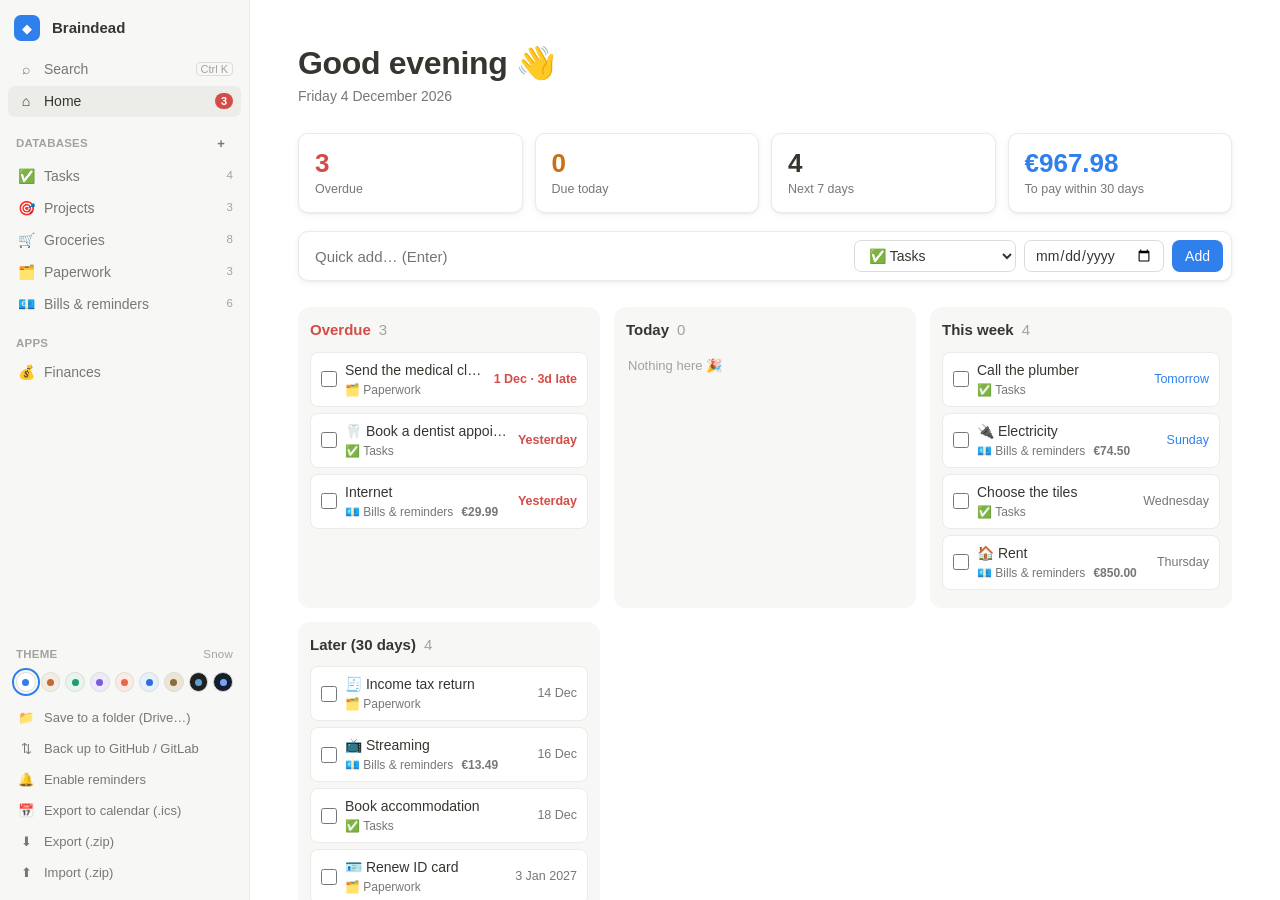
<file: index.html>
<!doctype html>
<html lang="en" data-theme="neige">
<head>
  <meta charset="utf-8">
  <meta name="viewport" content="width=device-width, initial-scale=1, viewport-fit=cover">
  <title>Braindead</title>
  <meta name="description" content="Notion-style pages, tasks, kanban, groceries, projects, paperwork and bills — 100% local.">
  <meta name="theme-color" content="#ffffff">
  <link rel="manifest" href="manifest.webmanifest">
  <link rel="icon" href="icon.svg" type="image/svg+xml">
  <link rel="apple-touch-icon" href="icon.svg">
  <link rel="stylesheet" href="styles.css">
  <script>
    // Apply the theme before first paint to avoid a flash.
    try { var d = JSON.parse(localStorage.getItem('monespace.v1')); if (d && d.theme) document.documentElement.dataset.theme = d.theme; } catch (e) {}
  </script>
</head>
<body>
  <aside id="sidebar"></aside>
  <div class="sb-backdrop" onclick="document.body.classList.remove('sb-open')"></div>
  <main id="main"></main>
  <div id="peek-root"></div>
  <div id="modal-root"></div>
  <div id="toasts"></div>
  <input type="file" id="import-file" accept=".zip,.json,application/zip,application/json" hidden>
  <script src="config.js"></script>
  <script src="app.js"></script>
</body>
</html>
</file>
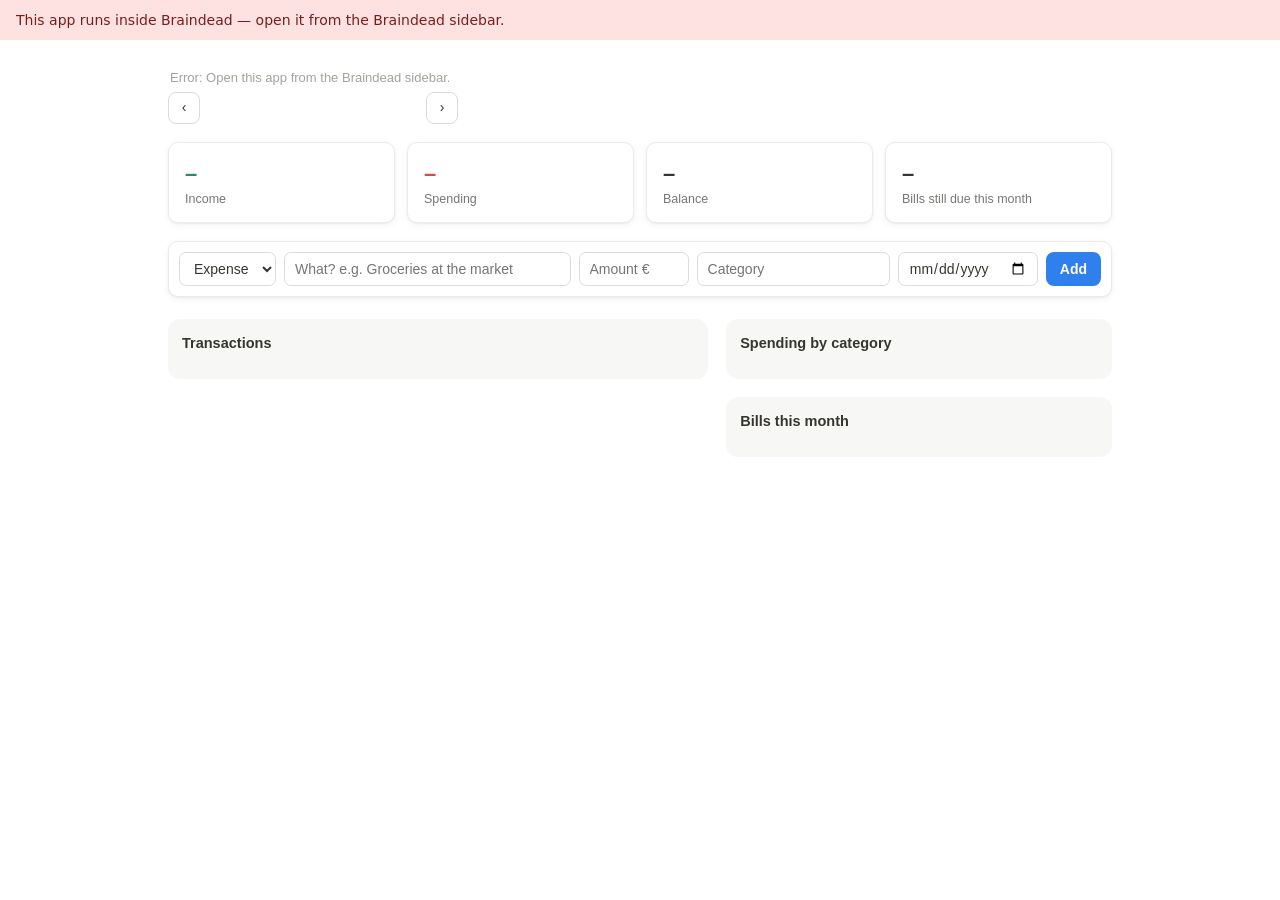
<file: apps/finances.html>
<!doctype html>
<html lang="en">
<head>
  <meta charset="utf-8">
  <meta name="viewport" content="width=device-width, initial-scale=1">
  <title>Finances</title>
  <style>
    /* Defaults — Braindead overrides these with the current theme. */
    :root {
      --bg: #ffffff; --surface: #ffffff; --surface2: #f6f6f4; --col: #f7f7f5; --border: #ebebe9; --border2: #dcdcd8;
      --text: #37352f; --muted: #787774; --faint: #a5a29c; --accent: #2f80ed; --accent-fg: #fff; --accent-soft: rgba(47, 128, 237, .12);
      --danger: #d44c47; --ok: #2f8a5f; --radius: 10px; --shadow: 0 1px 2px rgba(15, 15, 15, .05), 0 2px 8px rgba(15, 15, 15, .05);
      --font: ui-sans-serif, -apple-system, "Segoe UI", Roboto, Arial, sans-serif; --title-font: var(--font);
    }
    * { box-sizing: border-box; }
    body { margin: 0; background: var(--bg); color: var(--text); font: 14px/1.5 var(--font); }
    button, input, select { font: inherit; color: inherit; }
    .wrap { max-width: 1000px; margin: 0 auto; padding: 24px 28px 80px; }
    .month { display: flex; align-items: center; gap: 8px; margin-bottom: 18px; }
    .month h1 { font: 700 26px/1.2 var(--title-font); margin: 0; min-width: 210px; text-align: center; }
    .nav { width: 32px; height: 32px; border-radius: 8px; border: 1px solid var(--border2); background: var(--surface); cursor: pointer; }
    .nav:hover { background: var(--surface2); }
    .stats { display: grid; grid-template-columns: repeat(4, 1fr); gap: 12px; margin-bottom: 18px; }
    .stat { background: var(--surface); border: 1px solid var(--border); border-radius: var(--radius); padding: 14px 16px; box-shadow: var(--shadow); }
    .stat .v { font-size: 22px; font-weight: 700; font-variant-numeric: tabular-nums; }
    .stat .l { color: var(--muted); font-size: 12.5px; }
    .pos { color: var(--ok); } .neg { color: var(--danger); }
    form { display: flex; flex-wrap: wrap; gap: 8px; background: var(--surface); border: 1px solid var(--border); border-radius: var(--radius); padding: 10px; margin-bottom: 22px; box-shadow: var(--shadow); }
    form input, form select { height: 34px; border: 1px solid var(--border2); border-radius: 7px; background: var(--surface); padding: 0 10px; outline: none; min-width: 0; }
    form input:focus, form select:focus { border-color: var(--accent); box-shadow: 0 0 0 3px var(--accent-soft); }
    #f-label { flex: 2 1 180px; } #f-amount { flex: 0 1 110px; } #f-cat { flex: 1 1 140px; }
    .btn { height: 34px; padding: 0 14px; border-radius: 8px; border: 0; background: var(--accent); color: var(--accent-fg); font-weight: 600; cursor: pointer; }
    .grid { display: grid; grid-template-columns: 1.4fr 1fr; gap: 18px; align-items: start; }
    section { background: var(--col); border-radius: 12px; padding: 14px; }
    h2 { font-size: 14.5px; margin: 0 0 10px; display: flex; justify-content: space-between; }
    h2 span { color: var(--muted); font-weight: 500; }
    .row { display: flex; align-items: center; gap: 10px; background: var(--surface); border: 1px solid var(--border); border-radius: 8px; padding: 8px 10px; margin-bottom: 6px; }
    .row .t { flex: 1; min-width: 0; }
    .row .t b { display: block; font-weight: 500; overflow: hidden; text-overflow: ellipsis; white-space: nowrap; }
    .row .t small { color: var(--muted); }
    .amt { font-variant-numeric: tabular-nums; font-weight: 600; white-space: nowrap; }
    .del { border: 0; background: none; color: var(--faint); cursor: pointer; width: 24px; height: 24px; border-radius: 6px; }
    .del:hover { color: var(--danger); background: var(--surface2); }
    .bar { margin-bottom: 10px; }
    .bar .top { display: flex; justify-content: space-between; font-size: 13px; }
    .bar .track { height: 8px; border-radius: 4px; background: var(--border); overflow: hidden; margin-top: 3px; }
    .bar .fill { height: 100%; border-radius: 4px; background: var(--accent); }
    .empty { color: var(--faint); font-size: 13px; padding: 4px 2px; }
    .side { display: flex; flex-direction: column; gap: 18px; }
    @media (max-width: 760px) {
      .wrap { padding: 16px 16px 80px; }
      .stats { grid-template-columns: repeat(2, 1fr); }
      .grid { grid-template-columns: 1fr; }
      .month h1 { min-width: 0; flex: 1; font-size: 21px; }
    }
  </style>
</head>
<body>
  <div class="wrap">
    <div class="month">
      <button class="nav" id="prev" aria-label="Previous month">‹</button>
      <h1 id="label"></h1>
      <button class="nav" id="next" aria-label="Next month">›</button>
    </div>
    <div class="stats">
      <div class="stat"><div class="v pos" id="s-in">–</div><div class="l">Income</div></div>
      <div class="stat"><div class="v neg" id="s-out">–</div><div class="l">Spending</div></div>
      <div class="stat"><div class="v" id="s-bal">–</div><div class="l">Balance</div></div>
      <div class="stat"><div class="v" id="s-bills">–</div><div class="l">Bills still due this month</div></div>
    </div>
    <form id="add">
      <select id="f-type" aria-label="Type"><option>Expense</option><option>Income</option></select>
      <input id="f-label" placeholder="What? e.g. Groceries at the market" required>
      <input id="f-amount" type="number" step="0.01" min="0" placeholder="Amount €" required>
      <input id="f-cat" list="cats" placeholder="Category">
      <datalist id="cats"></datalist>
      <input id="f-date" type="date" required>
      <button class="btn">Add</button>
    </form>
    <div class="grid">
      <section><h2>Transactions <span id="count"></span></h2><div id="list"></div></section>
      <div class="side">
        <section><h2>Spending by category</h2><div id="cats-out"></div></section>
        <section><h2>Bills this month <span id="bills-sum"></span></h2><div id="bills"></div></section>
      </div>
    </div>
  </div>

  <script src="braindead-sdk.js"></script>
  <script>
    const bd = window.Braindead;
    const DB = 'Transactions';
    const EUR = new Intl.NumberFormat('en-IE', { style: 'currency', currency: 'EUR' });
    const pad = n => String(n).padStart(2, '0');
    const iso = d => `${d.getFullYear()}-${pad(d.getMonth() + 1)}-${pad(d.getDate())}`;
    const parseD = s => { const [y, m, d] = s.split('-').map(Number); return new Date(y, m - 1, d); };
    const $ = id => document.getElementById(id);
    const el = (tag, cls, text) => { const e = document.createElement(tag); if (cls) e.className = cls; if (text != null) e.textContent = text; return e; };

    let month = iso(new Date()).slice(0, 7);
    let tx = [], bills = [], categories = [];

    async function init() {
      await bd.ensureDatabase({
        name: DB, icon: '💸',
        properties: [
          { name: 'Amount', type: 'number', format: 'euro' },
          { name: 'Date', type: 'date' },
          { name: 'Type', type: 'select', options: [{ name: 'Expense', color: 'red' }, { name: 'Income', color: 'green' }] },
          { name: 'Category', type: 'select', options: ['Groceries', 'Housing', 'Transport', 'Eating out', 'Leisure', 'Health', 'Shopping', 'Salary', 'Other'] },
        ],
      });
      $('f-date').value = iso(new Date());
      await load();
      let t;
      bd.onChange(() => { clearTimeout(t); t = setTimeout(load, 150); });
    }

    async function load() {
      const [pages, dbs] = await Promise.all([bd.getPages(DB), bd.getDatabases()]);
      tx = pages.map(p => ({ id: p.id, label: p.title, amount: Number(p.props.Amount) || 0, date: p.props.Date || '', type: p.props.Type || 'Expense', category: p.props.Category || 'Other' }));
      categories = dbs.find(d => d.name === DB)?.properties.find(p => p.name === 'Category')?.options || [];
      // Bills come from the "Bills & reminders" template database, if there is one.
      bills = [];
      const billDb = dbs.find(d => d.template === 'paiements');
      if (billDb) {
        const amountProp = billDb.properties.find(p => p.type === 'number' && p.format === 'euro')?.name;
        const dueProp = (billDb.properties.find(p => p.type === 'date' && p.due) || billDb.properties.find(p => p.type === 'date'))?.name;
        bills = (await bd.getPages(billDb.id))
          .filter(p => !p.done && dueProp && p.props[dueProp])
          .map(p => ({ title: p.title, icon: p.icon, amount: Number(p.props[amountProp]) || 0, date: p.props[dueProp] }));
      }
      render();
    }

    function render() {
      const [y, m] = month.split('-').map(Number);
      $('label').textContent = new Date(y, m - 1, 1).toLocaleDateString('en-GB', { month: 'long', year: 'numeric' });
      const inMonth = tx.filter(t => t.date.startsWith(month)).sort((a, b) => b.date.localeCompare(a.date));
      const income = inMonth.filter(t => t.type === 'Income').reduce((s, t) => s + t.amount, 0);
      const spent = inMonth.filter(t => t.type !== 'Income').reduce((s, t) => s + t.amount, 0);
      const monthBills = bills.filter(b => b.date.startsWith(month)).sort((a, b) => a.date.localeCompare(b.date));
      const billSum = monthBills.reduce((s, b) => s + b.amount, 0);

      $('s-in').textContent = EUR.format(income);
      $('s-out').textContent = EUR.format(spent);
      $('s-bal').textContent = EUR.format(income - spent);
      $('s-bal').className = 'v ' + (income - spent >= 0 ? 'pos' : 'neg');
      $('s-bills').textContent = EUR.format(billSum);
      $('count').textContent = inMonth.length;
      $('bills-sum').textContent = monthBills.length ? EUR.format(billSum) : '';
      $('cats').replaceChildren(...categories.map(c => { const o = el('option'); o.value = c; return o; }));

      const list = $('list');
      list.replaceChildren();
      if (!inMonth.length) list.append(el('div', 'empty', 'No transactions this month — add one above.'));
      for (const t of inMonth) {
        const row = el('div', 'row');
        const info = el('div', 't');
        info.append(el('b', null, t.label || 'Untitled'), el('small', null, `${t.category} · ${parseD(t.date).toLocaleDateString('en-GB', { day: 'numeric', month: 'short' })}`));
        const amt = el('span', 'amt ' + (t.type === 'Income' ? 'pos' : 'neg'), (t.type === 'Income' ? '+' : '−') + EUR.format(t.amount));
        const del = el('button', 'del', '✕');
        del.title = 'Delete';
        del.onclick = async () => { await bd.deletePage(t.id); await load(); };
        row.append(info, amt, del);
        list.append(row);
      }

      const byCat = {};
      for (const t of inMonth) if (t.type !== 'Income') byCat[t.category] = (byCat[t.category] || 0) + t.amount;
      const cats = Object.entries(byCat).sort((a, b) => b[1] - a[1]);
      const max = cats[0]?.[1] || 1;
      const out = $('cats-out');
      out.replaceChildren();
      if (!cats.length) out.append(el('div', 'empty', 'No spending yet.'));
      for (const [name, sum] of cats) {
        const bar = el('div', 'bar');
        const top = el('div', 'top');
        top.append(el('span', null, name), el('span', 'amt', EUR.format(sum)));
        const track = el('div', 'track');
        const fill = el('div', 'fill');
        fill.style.width = (sum / max * 100) + '%';
        track.append(fill);
        bar.append(top, track);
        out.append(bar);
      }

      const bl = $('bills');
      bl.replaceChildren();
      if (!monthBills.length) bl.append(el('div', 'empty', bills.length ? 'No unpaid bills this month.' : 'Add a “Bills & reminders” database to see your bills here.'));
      for (const b of monthBills) {
        const row = el('div', 'row');
        const info = el('div', 't');
        info.append(el('b', null, (b.icon ? b.icon + ' ' : '') + b.title), el('small', null, parseD(b.date).toLocaleDateString('en-GB', { weekday: 'short', day: 'numeric', month: 'short' })));
        row.append(info, el('span', 'amt', EUR.format(b.amount)));
        bl.append(row);
      }
    }

    $('prev').onclick = () => shift(-1);
    $('next').onclick = () => shift(1);
    function shift(n) {
      const [y, m] = month.split('-').map(Number);
      month = iso(new Date(y, m - 1 + n, 1)).slice(0, 7);
      render();
    }

    $('add').addEventListener('submit', async e => {
      e.preventDefault();
      await bd.createPage(DB, {
        title: $('f-label').value.trim(),
        props: { Amount: Number($('f-amount').value), Date: $('f-date').value, Type: $('f-type').value, Category: $('f-cat').value.trim() || 'Other' },
      });
      month = $('f-date').value.slice(0, 7);
      $('f-label').value = ''; $('f-amount').value = ''; $('f-cat').value = '';
      $('f-label').focus();
      await load();
    });

    init().catch(err => { document.querySelector('.wrap').prepend(el('div', 'empty', 'Error: ' + err.message)); });
  </script>
</body>
</html>
</file>
<file: styles.css>
/* ============ Themes ============ */
:root {
  --bg: #ffffff; --side: #f7f7f5; --surface: #ffffff; --surface2: #f6f6f4; --col: #f7f7f5;
  --hover: rgba(55, 53, 47, .06); --border: #ebebe9; --border2: #dcdcd8;
  --text: #37352f; --muted: #787774; --faint: #a5a29c;
  --accent: #2f80ed; --accent-fg: #ffffff; --accent-soft: rgba(47, 128, 237, .12);
  --danger: #d44c47; --warn: #cb6f10; --ok: #2f8a5f;
  --shadow: 0 1px 2px rgba(15, 15, 15, .05), 0 2px 8px rgba(15, 15, 15, .05);
  --shadow-lg: 0 14px 44px rgba(15, 15, 15, .18), 0 2px 6px rgba(15, 15, 15, .06);
  --backdrop: rgba(15, 15, 15, .18);
  --radius: 10px;
  --font: ui-sans-serif, -apple-system, "Segoe UI", Inter, Roboto, "Helvetica Neue", Arial, sans-serif;
  --title-font: var(--font);

  --gray-bg: #ebeced;   --gray-fg: #55534e;
  --brown-bg: #f1e5dc;  --brown-fg: #774f33;
  --orange-bg: #fbe2cd; --orange-fg: #9f4e17;
  --yellow-bg: #f9eec2; --yellow-fg: #81630c;
  --green-bg: #d9eedf;  --green-fg: #276642;
  --blue-bg: #d9e8f8;   --blue-fg: #235a8f;
  --purple-bg: #e8def6; --purple-fg: #5e408c;
  --pink-bg: #f7dceb;   --pink-fg: #943566;
  --red-bg: #fbdcd8;    --red-fg: #a3362a;
  color-scheme: light;
}
[data-theme="sable"] {
  --bg: #fbf8f3; --side: #f3ece1; --surface: #fffdf9; --surface2: #f6f0e6; --col: #f4ede2;
  --hover: rgba(90, 60, 30, .07); --border: #ebe2d4; --border2: #ddd0bc;
  --text: #3d3529; --muted: #85786a; --faint: #b0a596;
  --accent: #c2683a; --accent-soft: rgba(194, 104, 58, .14);
}
[data-theme="menthe"] {
  --bg: #f6fbf8; --side: #e8f4ee; --surface: #ffffff; --surface2: #eef7f2; --col: #eaf4ee;
  --hover: rgba(20, 80, 50, .07); --border: #dcebe2; --border2: #c7dccf;
  --text: #213a2e; --muted: #5f7a6c; --faint: #96ab9f;
  --accent: #1f9d6b; --accent-soft: rgba(31, 157, 107, .14);
}
[data-theme="lavande"] {
  --bg: #faf8fe; --side: #efeafb; --surface: #ffffff; --surface2: #f3effc; --col: #f0ebfb;
  --hover: rgba(70, 40, 140, .07); --border: #e6e0f5; --border2: #d5cbee;
  --text: #2f2a45; --muted: #716a8c; --faint: #a49ebb;
  --accent: #7c5cd6; --accent-soft: rgba(124, 92, 214, .14);
}
[data-theme="peche"] {
  --bg: #fff8f5; --side: #fdeae2; --surface: #ffffff; --surface2: #fdf0ea; --col: #fcece5;
  --hover: rgba(140, 60, 30, .07); --border: #f6e0d6; --border2: #ecccbe;
  --text: #43302a; --muted: #8e7268; --faint: #bea59c;
  --accent: #e8684a; --accent-soft: rgba(232, 104, 74, .14);
}
[data-theme="ciel"] {
  --bg: #f5f9ff; --side: #e6effc; --surface: #ffffff; --surface2: #edf3fd; --col: #e9f0fb;
  --hover: rgba(30, 70, 140, .07); --border: #dbe6f6; --border2: #c6d6ee;
  --text: #1f2f45; --muted: #5c6f8a; --faint: #95a5bc;
  --accent: #2b6fd6; --accent-soft: rgba(43, 111, 214, .13);
}
[data-theme="papier"] {
  --bg: #f6f1e7; --side: #ece4d4; --surface: #fbf8f1; --surface2: #f1eadc; --col: #ede5d6;
  --hover: rgba(80, 60, 30, .08); --border: #e2d8c4; --border2: #d3c6ac;
  --text: #3b3226; --muted: #7d705d; --faint: #ab9f8a;
  --accent: #8a6d3b; --accent-soft: rgba(138, 109, 59, .15);
  --title-font: Georgia, "Iowan Old Style", "Palatino Linotype", serif;
}
[data-theme="nuit"], [data-theme="encre"] {
  --bg: #191919; --side: #202020; --surface: #252525; --surface2: #2c2c2c; --col: #202020;
  --hover: rgba(255, 255, 255, .06); --border: #2f2f2f; --border2: #3d3d3d;
  --text: #e6e6e3; --muted: #9b9a97; --faint: #6f6e6b;
  --accent: #5aa2d6; --accent-fg: #0d1b26; --accent-soft: rgba(90, 162, 214, .18);
  --danger: #ff7369; --warn: #f0a55a; --ok: #5fc48d;
  --shadow: 0 1px 2px rgba(0, 0, 0, .4), 0 2px 8px rgba(0, 0, 0, .25);
  --shadow-lg: 0 14px 44px rgba(0, 0, 0, .55);
  --backdrop: rgba(0, 0, 0, .45);
  --gray-bg: #3a3a3a;   --gray-fg: #d0d0cd;
  --brown-bg: #4a3528;  --brown-fg: #e3c2a8;
  --orange-bg: #5a3a1e; --orange-fg: #f5bd8a;
  --yellow-bg: #564a1c; --yellow-fg: #f0d98a;
  --green-bg: #23443a;  --green-fg: #9fdcbc;
  --blue-bg: #1f3a57;   --blue-fg: #a6cdf2;
  --purple-bg: #3b2d55; --purple-fg: #cdb6f2;
  --pink-bg: #522c40;   --pink-fg: #f0b0d0;
  --red-bg: #5a2a26;    --red-fg: #f6aaa2;
  color-scheme: dark;
}
[data-theme="encre"] {
  --bg: #0f1724; --side: #141e2e; --surface: #18233a; --surface2: #1d2a43; --col: #141e2e;
  --border: #233149; --border2: #2e3f5c;
  --text: #dfe6f0; --muted: #8d9bb3; --faint: #5f6d86;
  --accent: #7aa2f7; --accent-fg: #0b1220; --accent-soft: rgba(122, 162, 247, .18);
}

/* ============ Base ============ */
* { box-sizing: border-box; }
html, body { height: 100%; margin: 0; }
body {
  background: var(--bg); color: var(--text);
  font: 14px/1.5 var(--font);
  display: flex; overflow: hidden;
  -webkit-font-smoothing: antialiased;
}
button, input, select, textarea { font: inherit; color: inherit; }
button { cursor: pointer; background: none; border: 0; padding: 0; }
a { color: inherit; }
::selection { background: var(--accent-soft); }
.muted { color: var(--muted); }
.sm { font-size: 12.5px; }
.ph { color: var(--faint); }
kbd { font: 11px var(--font); color: var(--faint); border: 1px solid var(--border2); border-radius: 4px; padding: 0 4px; margin-left: auto; }

.btn {
  display: inline-flex; align-items: center; gap: 6px; height: 32px; padding: 0 12px;
  border-radius: 8px; border: 1px solid var(--border2); background: var(--surface); white-space: nowrap;
}
.btn:hover { background: var(--hover); }
.btn.primary { background: var(--accent); color: var(--accent-fg); border-color: transparent; font-weight: 500; }
.btn.primary:hover { filter: brightness(1.06); }
.btn.danger { color: var(--danger); }
.icon-btn {
  display: inline-grid; place-items: center; width: 30px; height: 30px; border-radius: 7px; color: var(--muted); flex: none;
}
.icon-btn:hover { background: var(--hover); color: var(--text); }
.icon-btn.sm { width: 24px; height: 24px; font-size: 13px; }
.icon-btn:disabled { opacity: .3; pointer-events: none; }
.icon-btn.danger:hover { color: var(--danger); }
.link-btn { color: var(--muted); padding: 4px 6px; border-radius: 6px; text-align: left; }
.link-btn:hover { background: var(--hover); color: var(--text); }
.in {
  height: 32px; padding: 0 10px; border-radius: 7px; border: 1px solid var(--border2); background: var(--surface); outline: none; min-width: 0;
}
.in:focus { border-color: var(--accent); box-shadow: 0 0 0 3px var(--accent-soft); }
.in.sm { height: 28px; }
select.in { padding-right: 4px; }

/* ============ Sidebar ============ */
#sidebar {
  width: 250px; flex: none; background: var(--side); border-right: 1px solid var(--border);
  display: flex; flex-direction: column; padding: 10px 8px 12px; overflow-y: auto; gap: 1px;
}
.sb-head { display: flex; align-items: center; gap: 8px; padding: 4px 6px 10px; }
.logo {
  width: 26px; height: 26px; border-radius: 7px; background: var(--accent); color: var(--accent-fg);
  display: grid; place-items: center; font-size: 13px; flex: none;
}
.ws-name { flex: 1; min-width: 0; border: 0; background: none; font-weight: 600; font-size: 15px; padding: 3px 4px; border-radius: 6px; outline: none; }
.ws-name:hover, .ws-name:focus { background: var(--hover); }
.sb-item {
  display: flex; align-items: center; gap: 8px; padding: 5px 8px; border-radius: 7px; text-decoration: none;
  color: var(--muted); font-weight: 500; width: 100%; text-align: left; min-height: 30px;
}
.sb-item:hover { background: var(--hover); color: var(--text); }
.sb-item.active { background: var(--hover); color: var(--text); }
.sb-ico { width: 20px; text-align: center; flex: none; }
.sb-txt { flex: 1; min-width: 0; overflow: hidden; text-overflow: ellipsis; white-space: nowrap; }
.sb-count { font-size: 11.5px; color: var(--faint); font-weight: 400; }
.sb-badge { margin-left: auto; font-size: 11px; background: var(--danger); color: #fff; border-radius: 999px; padding: 0 6px; font-weight: 600; }
.sb-label {
  display: flex; align-items: center; justify-content: space-between;
  font-size: 11.5px; font-weight: 600; color: var(--faint); padding: 14px 8px 4px; letter-spacing: .02em;
}
.sb-spacer { flex: 1; min-height: 16px; }
.themes { display: grid; grid-template-columns: repeat(9, 1fr); gap: 5px; padding: 4px 8px 10px; }
.swatch {
  aspect-ratio: 1; border-radius: 50%; border: 1px solid var(--border2); position: relative;
  transition: transform .12s;
}
.swatch::after { content: ""; position: absolute; inset: 30%; border-radius: 50%; background: var(--ac); }
.swatch:hover { transform: scale(1.12); }
.swatch.on { outline: 2px solid var(--accent); outline-offset: 2px; }
.sb-tools { display: flex; flex-direction: column; gap: 1px; }
.sb-tools .sb-item { font-weight: 400; font-size: 13px; }

.menu-btn { display: none; }
.sb-backdrop { display: none; }

/* ============ Main ============ */
#main { flex: 1; min-width: 0; overflow: auto; position: relative; }
.page-wrap { max-width: 1060px; margin: 0 auto; padding: 44px 48px 140px; }
.page-wrap.wide { max-width: none; padding: 34px 40px 140px; }

.db-head { display: flex; align-items: center; gap: 6px; margin-bottom: 14px; }
.db-icon { font-size: 34px; width: 52px; height: 52px; border-radius: 10px; display: grid; place-items: center; }
.db-icon:hover { background: var(--hover); }
.db-title {
  flex: 1; min-width: 0; border: 0; background: none; outline: none;
  font: 700 32px/1.2 var(--title-font); letter-spacing: -.01em; padding: 2px 4px; border-radius: 6px;
}
.db-title:hover { background: var(--hover); }
.db-title:focus { background: transparent; }

.view-tabs { display: flex; gap: 2px; border-bottom: 1px solid var(--border); margin-bottom: 10px; overflow-x: auto; scrollbar-width: none; }
.view-tab {
  display: flex; align-items: center; gap: 6px; padding: 6px 10px 8px; color: var(--muted); font-weight: 500;
  border-bottom: 2px solid transparent; margin-bottom: -1px; white-space: nowrap; border-radius: 6px 6px 0 0;
}
.view-tab:hover { color: var(--text); background: var(--hover); }
.view-tab.on { color: var(--text); border-bottom-color: var(--text); }
.view-tab.add { padding: 6px 10px 8px; }
.vt-ico { opacity: .7; }

.toolbar { display: flex; align-items: center; gap: 4px; margin-bottom: 16px; flex-wrap: wrap; }
.search {
  display: flex; align-items: center; gap: 6px; height: 32px; padding: 0 10px; border-radius: 8px;
  background: var(--surface2); color: var(--muted); margin-right: auto; min-width: 180px; flex: 0 1 260px;
}
.search input { border: 0; background: none; outline: none; flex: 1; min-width: 0; color: var(--text); }
.tool { height: 32px; padding: 0 10px; border-radius: 8px; color: var(--muted); font-weight: 500; white-space: nowrap; }
.tool:hover { background: var(--hover); color: var(--text); }
.tool.on { color: var(--accent); background: var(--accent-soft); }

.empty {
  border: 1px dashed var(--border2); border-radius: var(--radius); padding: 36px 20px; text-align: center; color: var(--muted);
}
.empty .btn { margin-top: 12px; }

/* ============ Chips & values ============ */
.chip {
  display: inline-flex; align-items: center; gap: 4px; max-width: 100%;
  padding: 0 8px; height: 21px; border-radius: 999px; font-size: 12.5px; font-weight: 500; line-height: 21px;
  background: var(--c-bg); color: var(--c-fg); white-space: nowrap; overflow: hidden; text-overflow: ellipsis;
}
.c-gray { --c-bg: var(--gray-bg); --c-fg: var(--gray-fg); }
.c-brown { --c-bg: var(--brown-bg); --c-fg: var(--brown-fg); }
.c-orange { --c-bg: var(--orange-bg); --c-fg: var(--orange-fg); }
.c-yellow { --c-bg: var(--yellow-bg); --c-fg: var(--yellow-fg); }
.c-green { --c-bg: var(--green-bg); --c-fg: var(--green-fg); }
.c-blue { --c-bg: var(--blue-bg); --c-fg: var(--blue-fg); }
.c-purple { --c-bg: var(--purple-bg); --c-fg: var(--purple-fg); }
.c-pink { --c-bg: var(--pink-bg); --c-fg: var(--pink-fg); }
.c-red { --c-bg: var(--red-bg); --c-fg: var(--red-fg); }
.dot { width: 16px; height: 16px; border-radius: 50%; background: var(--c-fg); flex: none; border: 3px solid var(--c-bg); }

.rel-chip {
  display: inline-flex; align-items: center; gap: 2px; font-size: 12.5px; padding: 0 6px; border-radius: 5px;
  background: var(--surface2); border: 1px solid var(--border); white-space: nowrap; cursor: pointer; max-width: 100%; overflow: hidden; text-overflow: ellipsis;
}
.rel-chip:hover { border-color: var(--border2); }
.date { font-size: 12.5px; color: var(--muted); white-space: nowrap; }
.date.late { color: var(--danger); font-weight: 600; }
.date.today { color: var(--warn); font-weight: 600; }
.date.soon { color: var(--accent); font-weight: 500; }
.num { font-size: 12.5px; font-variant-numeric: tabular-nums; display: inline-flex; align-items: center; gap: 6px; }
.bar { display: inline-block; width: 54px; height: 5px; border-radius: 3px; background: var(--border2); overflow: hidden; }
.bar > i { display: block; height: 100%; background: var(--accent); border-radius: 3px; }
.recur { font-size: 12.5px; color: var(--muted); white-space: nowrap; }
.link { font-size: 12.5px; color: var(--accent); text-decoration: none; white-space: nowrap; overflow: hidden; text-overflow: ellipsis; max-width: 180px; display: inline-block; vertical-align: bottom; }
.link:hover { text-decoration: underline; }
.txt { font-size: 12.5px; color: var(--muted); }
.chk-ro { font-size: 12.5px; color: var(--ok); }

.chk { width: 16px; height: 16px; accent-color: var(--accent); cursor: pointer; margin: 0; flex: none; }

/* ============ Table ============ */
.table-wrap { overflow-x: auto; border-top: 1px solid var(--border); }
.tbl { border-collapse: collapse; min-width: 100%; }
.tbl th {
  text-align: left; font-weight: 500; color: var(--muted); font-size: 13px; padding: 7px 10px; white-space: nowrap;
  border-bottom: 1px solid var(--border); border-right: 1px solid var(--border); cursor: pointer; user-select: none;
}
.tbl th:hover { background: var(--hover); }
.tbl th .ti { margin-right: 6px; opacity: .65; }
.tbl th.th-add { width: 40px; text-align: center; border-right: 0; }
.tbl td { border-bottom: 1px solid var(--border); border-right: 1px solid var(--border); padding: 0; height: 36px; vertical-align: middle; min-width: 130px; }
.tbl td:last-child, .tbl th:last-child { border-right: 0; }
.tbl td.td-title { min-width: 260px; }
.tbl td.td-checkbox { min-width: 70px; text-align: center; }
.tbl td.td-checkbox .chk { margin: auto; display: block; }
.tbl td.td-number { min-width: 110px; }
.tbl tr:hover td { background: var(--hover); }
.tbl tr.done .title-in { color: var(--muted); text-decoration: line-through; }
.tt { display: flex; align-items: center; gap: 4px; padding-left: 8px; }
.pi { flex: none; }
.cell-in {
  width: 100%; border: 0; background: none; outline: none; height: 36px; padding: 0 10px; min-width: 0;
}
.cell-in:focus { background: var(--surface); box-shadow: inset 0 0 0 2px var(--accent-soft); border-radius: 4px; }
.title-in { font-weight: 500; padding-left: 4px; }
.open-btn {
  opacity: 0; font-size: 12px; color: var(--muted); border: 1px solid var(--border2); background: var(--surface);
  border-radius: 6px; padding: 1px 7px; margin-right: 6px; white-space: nowrap;
}
.tbl tr:hover .open-btn, .open-btn:focus { opacity: 1; }
.cell-btn {
  display: flex; align-items: center; flex-wrap: wrap; gap: 4px; width: 100%; min-height: 36px; padding: 5px 10px; text-align: left;
}
.cell-btn:hover { background: var(--hover); }
.cell-sel { width: 100%; height: 36px; border: 0; background: none; padding: 0 6px; outline: none; cursor: pointer; }
.cell-sel option { background: var(--surface); }
.num-ed, .url-ed { display: flex; align-items: center; }
.num-ed .cell-in { text-align: right; padding-right: 2px; }
.suffix { color: var(--faint); padding-right: 10px; font-size: 13px; }
.url-go { color: var(--accent); text-decoration: none; padding: 0 10px; }
.tr-add td { border-right: 0; }
.quick-add { width: 100%; height: 38px; border: 0; background: none; outline: none; padding: 0 12px; color: var(--text); }
.quick-add::placeholder { color: var(--faint); }
.tbl-foot { display: flex; gap: 16px; justify-content: flex-end; color: var(--muted); font-size: 12.5px; padding: 8px 4px; }

/* ============ Kanban ============ */
.board { display: flex; gap: 12px; overflow-x: auto; align-items: flex-start; padding-bottom: 20px; min-height: 300px; }
.col { width: 284px; flex: none; background: var(--col); border-radius: 12px; padding: 8px; display: flex; flex-direction: column; gap: 6px; }
.col.drop { box-shadow: inset 0 0 0 2px var(--accent-soft); }
.col-head { display: flex; align-items: center; gap: 6px; padding: 2px 4px 4px; }
.col-count { color: var(--faint); font-size: 12.5px; }
.col-sum { color: var(--muted); font-size: 12px; margin-left: auto; }
.col-head .icon-btn { margin-left: auto; }
.col-sum + .icon-btn { margin-left: 0; }
.col-cards { display: flex; flex-direction: column; gap: 6px; min-height: 8px; }
.card {
  background: var(--surface); border: 1px solid var(--border); border-radius: 9px; padding: 9px 11px;
  box-shadow: var(--shadow); cursor: pointer; transition: border-color .12s, transform .12s;
}
.card:hover { border-color: var(--border2); }
.card.dragging { opacity: .4; }
.card.done .card-title { color: var(--muted); text-decoration: line-through; }
.card-title { font-weight: 500; display: flex; gap: 6px; word-break: break-word; }
.card-meta { display: flex; flex-wrap: wrap; gap: 5px; margin-top: 7px; align-items: center; }
.col-add { color: var(--faint); text-align: left; padding: 5px 6px; border-radius: 7px; font-size: 13px; }
.col-add:hover { background: var(--hover); color: var(--text); }
.drop-line { height: 3px; border-radius: 2px; background: var(--accent); margin: -1px 0; }
.col-done .card { opacity: .8; }
.pick-group { max-width: 420px; }

/* ============ List ============ */
.list { border-top: 1px solid var(--border); }
.list-add { border-bottom: 1px solid var(--border); }
.list-row {
  display: flex; align-items: center; gap: 10px; padding: 9px 8px; border-bottom: 1px solid var(--border); cursor: pointer;
  transition: opacity .25s;
}
.list-row:hover { background: var(--hover); }
.list-row.done .lr-title { color: var(--muted); text-decoration: line-through; }
.list-row.leaving { opacity: .25; }
.lr-title { font-weight: 500; flex: 1; min-width: 0; overflow: hidden; text-overflow: ellipsis; white-space: nowrap; }
.lr-meta { display: flex; gap: 6px; align-items: center; flex-wrap: wrap; justify-content: flex-end; }

/* ============ Calendar ============ */
.cal-nav { display: flex; align-items: center; gap: 6px; margin-bottom: 10px; }
.cal-title { font-weight: 600; font-size: 16px; min-width: 150px; text-align: center; text-transform: capitalize; }
.cal-grid { display: grid; grid-template-columns: repeat(7, minmax(0, 1fr)); border-top: 1px solid var(--border); border-left: 1px solid var(--border); }
.cal-dow { font-size: 12px; color: var(--muted); padding: 6px 8px; border-right: 1px solid var(--border); border-bottom: 1px solid var(--border); text-transform: capitalize; }
.cal-cell { min-height: 112px; border-right: 1px solid var(--border); border-bottom: 1px solid var(--border); padding: 4px; display: flex; flex-direction: column; gap: 3px; min-width: 0; }
.cal-cell.out { background: var(--surface2); }
.cal-cell.out .cal-day span { color: var(--faint); }
.cal-cell.drop { background: var(--accent-soft); }
.cal-day { display: flex; justify-content: space-between; align-items: center; font-size: 12.5px; padding: 0 2px; }
.cal-cell.today .cal-day span { background: var(--danger); color: #fff; border-radius: 999px; padding: 0 7px; font-weight: 600; }
.cal-add { opacity: 0; color: var(--muted); width: 22px; height: 22px; border-radius: 5px; }
.cal-cell:hover .cal-add { opacity: 1; }
.cal-add:hover { background: var(--hover); }
.cal-item {
  font-size: 12.5px; background: var(--surface); border: 1px solid var(--border); border-radius: 6px; padding: 2px 6px;
  white-space: nowrap; overflow: hidden; text-overflow: ellipsis; cursor: pointer; box-shadow: var(--shadow);
}
.cal-item.done { text-decoration: line-through; color: var(--muted); box-shadow: none; }
.cal-item.late { border-left: 3px solid var(--danger); }

/* ============ Home ============ */
.home h1 { font: 700 32px/1.2 var(--title-font); margin: 0; letter-spacing: -.01em; }
.home .sub { color: var(--muted); margin: 4px 0 26px; text-transform: capitalize; }
.stats { display: grid; grid-template-columns: repeat(4, 1fr); gap: 12px; margin-bottom: 18px; }
.stat { background: var(--surface); border: 1px solid var(--border); border-radius: var(--radius); padding: 14px 16px; box-shadow: var(--shadow); }
.stat .v { font-size: 26px; font-weight: 700; font-variant-numeric: tabular-nums; line-height: 1.2; }
.stat .l { color: var(--muted); font-size: 12.5px; }
.stat.late .v { color: var(--danger); }
.stat.today .v { color: var(--warn); }
.stat.money .v { color: var(--accent); }
.qa {
  display: flex; gap: 8px; align-items: center; background: var(--surface); border: 1px solid var(--border);
  border-radius: var(--radius); padding: 8px; margin-bottom: 26px; box-shadow: var(--shadow); flex-wrap: wrap;
}
.qa .qa-in { flex: 1 1 220px; border: 0; outline: none; background: none; height: 32px; padding: 0 8px; font-size: 15px; }
.qa select, .qa input[type=date] { flex: none; }
.home h2 { font-size: 15px; margin: 0 0 10px; display: flex; align-items: center; gap: 8px; }
.home h2 .n { color: var(--faint); font-weight: 500; }
.agenda { display: grid; grid-template-columns: repeat(auto-fit, minmax(240px, 1fr)); gap: 14px; margin-bottom: 30px; }
.ag-col { background: var(--col); border-radius: 12px; padding: 12px; }
.ag-col.late h2 { color: var(--danger); }
.ag-item {
  display: flex; align-items: center; gap: 8px; background: var(--surface); border: 1px solid var(--border); border-radius: 8px;
  padding: 7px 10px; margin-bottom: 6px; cursor: pointer; transition: opacity .25s;
}
.ag-item:hover { border-color: var(--border2); }
.ag-item.leaving { opacity: .25; }
.ag-main { flex: 1; min-width: 0; }
.ag-title { font-weight: 500; overflow: hidden; text-overflow: ellipsis; white-space: nowrap; }
.ag-sub { display: flex; gap: 8px; font-size: 12px; color: var(--muted); align-items: center; }
.ag-empty { color: var(--faint); font-size: 13px; padding: 4px 2px; }
.bases { display: grid; grid-template-columns: repeat(auto-fill, minmax(190px, 1fr)); gap: 12px; margin-bottom: 30px; }
.base-card {
  display: block; text-decoration: none; background: var(--surface); border: 1px solid var(--border); border-radius: var(--radius);
  padding: 14px; box-shadow: var(--shadow); transition: transform .12s, border-color .12s; text-align: left; width: 100%;
}
.base-card:hover { transform: translateY(-2px); border-color: var(--border2); }
.base-card .bi { font-size: 26px; }
.base-card .bn { font-weight: 600; margin-top: 6px; }
.base-card .bs { font-size: 12.5px; color: var(--muted); }
.base-card .bar { width: 100%; margin-top: 10px; }
.base-card.new { border-style: dashed; box-shadow: none; color: var(--muted); display: grid; place-items: center; min-height: 112px; }
.recent { display: flex; flex-direction: column; }
.recent a { display: flex; gap: 8px; padding: 6px 8px; border-radius: 7px; text-decoration: none; cursor: pointer; align-items: center; }
.recent a:hover { background: var(--hover); }
.recent .rd { margin-left: auto; color: var(--faint); font-size: 12px; }
.tip {
  display: flex; gap: 10px; align-items: center; background: var(--accent-soft); border-radius: var(--radius);
  padding: 10px 14px; margin-bottom: 22px; font-size: 13.5px; flex-wrap: wrap;
}
.tip .btn { margin-left: auto; }

/* ============ Popovers, menus ============ */
.pop {
  position: fixed; z-index: 60; background: var(--surface); border: 1px solid var(--border); border-radius: 10px;
  box-shadow: var(--shadow-lg); min-width: 220px; max-width: calc(100vw - 16px); max-height: min(460px, calc(100vh - 16px)); overflow: auto;
  animation: popin .12s ease-out;
}
@keyframes popin { from { opacity: 0; transform: translateY(-4px); } }
.pop-body { padding: 10px; display: flex; flex-direction: column; gap: 8px; }
.menu { display: flex; flex-direction: column; }
.menu-search { border: 0; border-bottom: 1px solid var(--border); background: none; outline: none; padding: 10px 12px; }
.menu-list { padding: 4px; display: flex; flex-direction: column; }
.menu-item {
  display: flex; align-items: center; gap: 8px; padding: 6px 8px; border-radius: 6px; cursor: pointer; text-align: left; width: 100%; min-height: 32px;
}
.menu-item:hover, .menu-item.kb { background: var(--hover); }
.menu-item .check { margin-left: auto; color: var(--accent); font-weight: 700; }
.menu-item .muted { margin-left: auto; font-size: 12px; }
.menu-item.danger { color: var(--danger); }
.menu-item.create b { font-weight: 600; }
.menu-empty { padding: 8px; color: var(--faint); font-size: 13px; }
.menu-sep { height: 1px; background: var(--border); margin: 4px 0; }
.pop-label { font-size: 11.5px; font-weight: 600; color: var(--faint); padding: 2px 2px 0; letter-spacing: .02em; }
.f-row { display: flex; gap: 6px; align-items: center; }
.f-row select, .f-row input { height: 30px; border: 1px solid var(--border2); background: var(--surface); border-radius: 6px; padding: 0 6px; min-width: 0; max-width: 170px; outline: none; }
.seg { display: grid; grid-template-columns: repeat(4, 1fr); gap: 4px; }
.seg button { border: 1px solid var(--border2); border-radius: 7px; padding: 6px 4px; font-size: 12.5px; display: flex; flex-direction: column; align-items: center; gap: 2px; }
.seg button.on { border-color: var(--accent); background: var(--accent-soft); color: var(--accent); }
.vis-list { display: flex; flex-direction: column; max-height: 220px; overflow: auto; }
.vis-list label { display: flex; align-items: center; gap: 8px; padding: 4px 4px; border-radius: 6px; cursor: pointer; }
.vis-list label:hover { background: var(--hover); }
.date-pop input[type=date] { height: 34px; border: 1px solid var(--border2); background: var(--surface); border-radius: 7px; padding: 0 8px; outline: none; }
.emoji-grid { display: grid; grid-template-columns: repeat(9, 32px); gap: 2px; padding: 8px; }
.emoji-grid button { width: 32px; height: 32px; border-radius: 6px; font-size: 19px; }
.emoji-grid button:hover { background: var(--hover); }
.colors { display: grid; grid-template-columns: repeat(3, 1fr); gap: 4px; padding: 8px; }
.colors button { display: flex; align-items: center; gap: 6px; padding: 5px 6px; border-radius: 6px; font-size: 12.5px; }
.colors button:hover { background: var(--hover); }

/* ============ Modals ============ */
.overlay {
  position: fixed; inset: 0; z-index: 50; background: var(--backdrop); display: grid; place-items: start center;
  padding: 8vh 16px 16px; overflow: auto; animation: fade .15s;
}
@keyframes fade { from { opacity: 0; } }
.modal {
  width: min(640px, 100%); background: var(--surface); border-radius: 14px; box-shadow: var(--shadow-lg);
  border: 1px solid var(--border); animation: popin .15s ease-out;
}
.modal-head { display: flex; align-items: center; justify-content: space-between; padding: 14px 16px 6px 20px; }
.modal-head h2 { font-size: 17px; margin: 0; }
.modal-body { padding: 10px 20px 20px; }
.modal-foot { display: flex; justify-content: flex-end; gap: 8px; margin-top: 18px; }
.tpl-grid { display: grid; grid-template-columns: repeat(auto-fill, minmax(175px, 1fr)); gap: 8px; margin-top: 12px; }
.tpl {
  border: 1px solid var(--border2); border-radius: 10px; padding: 10px 12px; text-align: left; display: flex; flex-direction: column; gap: 2px;
}
.tpl:hover { background: var(--hover); }
.tpl.on { border-color: var(--accent); background: var(--accent-soft); }
.tpl .te { font-size: 22px; }
.tpl .tn { font-weight: 600; }
.tpl .td { font-size: 12px; color: var(--muted); }
.form-row { display: flex; gap: 8px; align-items: center; }
.form-row .in { flex: 1; }
.schema { display: flex; flex-direction: column; gap: 8px; }
.sch-prop { border: 1px solid var(--border); border-radius: 10px; padding: 8px; display: flex; flex-direction: column; gap: 6px; }
.sch-line { display: flex; gap: 6px; align-items: center; }
.sch-line input.in { flex: 1; }
.sch-line .ti { width: 22px; text-align: center; color: var(--muted); }
.sch-line select.in { width: 150px; flex: none; }
.sch-opts { display: flex; flex-direction: column; gap: 4px; padding-left: 28px; }
.sch-opt { display: flex; gap: 6px; align-items: center; }
.sch-opt .in { flex: 1; }
.sch-opt .dot { cursor: pointer; }
.sch-done, .sch-flag { display: flex; gap: 6px; align-items: center; font-size: 12.5px; color: var(--muted); cursor: pointer; white-space: nowrap; }
.sch-flag { padding-left: 28px; }
.sch-sub { display: flex; gap: 8px; align-items: center; padding-left: 28px; font-size: 12.5px; color: var(--muted); }
.qf { width: min(580px, 100%); }
.qf .modal-body { padding: 0; }
.qf-in { width: 100%; border: 0; border-bottom: 1px solid var(--border); background: none; outline: none; padding: 16px 18px; font-size: 16px; }
.qf-list { max-height: 50vh; overflow: auto; padding: 6px; }
.qf-list .menu-item .muted { font-size: 12px; }

/* ============ Peek (page) ============ */
.peek-backdrop { position: fixed; inset: 0; z-index: 30; background: var(--backdrop); animation: fade .15s; }
.peek {
  position: fixed; top: 0; right: 0; bottom: 0; z-index: 31; width: min(760px, 100%); background: var(--surface);
  box-shadow: var(--shadow-lg); overflow: hidden; animation: slidein .18s ease-out; border-left: 1px solid var(--border);
  display: flex; flex-direction: column;
}
.peek-scroll { flex: 1; min-height: 0; overflow-y: auto; }
/* Centred mode: the page floats over the app instead of a side panel. */
.peek.center {
  top: 4vh; bottom: 4vh; left: 0; right: 0; margin: 0 auto; width: min(900px, calc(100vw - 32px));
  border: 1px solid var(--border); border-radius: 14px; animation: popin .16s ease-out;
}
.peek-backdrop.dim { backdrop-filter: blur(2px); }
/* Drag handles to resize the page panel. */
.peek-resize { position: absolute; top: 0; bottom: 0; width: 8px; z-index: 3; cursor: col-resize; }
.peek-resize.left { left: 0; }
.peek-resize.right { right: 0; }
.peek-resize::after { content: ""; position: absolute; top: 50%; width: 4px; height: 44px; margin-top: -22px; border-radius: 3px; background: var(--border2); opacity: 0; transition: opacity .15s; }
.peek-resize.left::after { left: 2px; }
.peek-resize.right::after { right: 2px; }
.peek:hover .peek-resize::after { opacity: 1; }
.peek-resize:hover::after, body.resizing .peek-resize::after { background: var(--accent); opacity: 1; }
body.resizing { cursor: col-resize; user-select: none; }
body.resizing iframe { pointer-events: none; }
@keyframes slidein { from { transform: translateX(30px); opacity: 0; } }
.peek-top {
  position: sticky; top: 0; z-index: 2; display: flex; align-items: center; gap: 2px; padding: 8px 12px;
  background: var(--surface); border-bottom: 1px solid transparent;
}
.crumb { display: flex; gap: 6px; align-items: center; color: var(--muted); padding: 4px 8px; border-radius: 6px; margin-right: auto; text-decoration: none; font-size: 13px; }
.crumb:hover { background: var(--hover); color: var(--text); }
.peek-in { padding: 20px 56px 120px; }
.peek-icon { font-size: 46px; width: 64px; height: 64px; display: grid; place-items: center; border-radius: 10px; margin-left: -6px; }
.peek-icon:hover { background: var(--hover); }
.peek-icon.add { font-size: 13px; color: var(--faint); width: auto; height: auto; padding: 4px 8px; }
.peek-title {
  width: 100%; border: 0; background: none; outline: none; resize: none; overflow: hidden;
  font: 700 30px/1.25 var(--title-font); letter-spacing: -.01em; padding: 4px 0; margin: 6px 0 12px;
}
.props { display: grid; grid-template-columns: minmax(120px, 180px) 1fr; gap: 2px 8px; margin-bottom: 8px; }
.p-label { display: flex; align-items: center; gap: 8px; color: var(--muted); min-height: 36px; font-size: 13.5px; padding: 0 6px; border-radius: 6px; overflow: hidden; white-space: nowrap; }
.p-label .ti { width: 16px; text-align: center; opacity: .8; }
.p-val { min-width: 0; border-radius: 6px; display: flex; align-items: center; }
.p-val:hover { background: var(--hover); }
.p-val > * { flex: 1; }
.p-val .chk { flex: none; margin-left: 10px; }
.p-val .cell-sel { flex: 1; }
.peek-meta { color: var(--faint); font-size: 12px; margin: 8px 6px 0; display: flex; gap: 14px; flex-wrap: wrap; }
.peek-hr { border: 0; border-top: 1px solid var(--border); margin: 18px 0 10px; }
.ed-tools {
  display: flex; gap: 2px; flex-wrap: wrap; position: sticky; top: 48px; z-index: 1; background: var(--surface); padding: 4px 0 8px;
}
.tb { min-width: 30px; height: 28px; border-radius: 6px; color: var(--muted); font-size: 13px; padding: 0 6px; }
.tb:hover { background: var(--hover); color: var(--text); }
.tb-sep { width: 1px; background: var(--border); margin: 4px 4px; }

.content { outline: none; min-height: 240px; font-size: 15px; line-height: 1.65; padding: 2px 2px; word-wrap: break-word; }
.content:empty::before { content: attr(data-ph); color: var(--faint); pointer-events: none; }
.content h1 { font: 700 26px/1.3 var(--title-font); margin: 22px 0 6px; }
.content h2 { font: 650 21px/1.3 var(--title-font); margin: 18px 0 4px; }
.content h3 { font-size: 17px; margin: 14px 0 2px; }
.content p { margin: 4px 0; }
.content ul, .content ol { padding-left: 24px; margin: 4px 0; }
.content blockquote { border-left: 3px solid var(--text); margin: 8px 0; padding: 2px 14px; }
.content hr { border: 0; border-top: 1px solid var(--border2); margin: 16px 0; }
.content a { color: var(--accent); }
.content ul.checklist { list-style: none; padding-left: 4px; }
.content ul.checklist > li { position: relative; padding-left: 28px; }
.content ul.checklist > li::before {
  content: ""; position: absolute; left: 0; top: .32em; width: 16px; height: 16px; border: 1.5px solid var(--border2);
  border-radius: 4px; background: var(--surface); cursor: pointer;
}
.content ul.checklist > li[data-done="true"] { color: var(--muted); text-decoration: line-through; }
.content ul.checklist > li[data-done="true"]::before {
  background: var(--accent) url("data:image/svg+xml,%3Csvg xmlns='http://www.w3.org/2000/svg' viewBox='0 0 16 16'%3E%3Cpath d='M4 8.5l2.5 2.5L12 5.5' fill='none' stroke='white' stroke-width='2' stroke-linecap='round' stroke-linejoin='round'/%3E%3C/svg%3E") center/14px no-repeat;
  border-color: var(--accent);
}
.content .log { font-size: 13px; color: var(--muted); }

/* ============ Toasts ============ */
#toasts { position: fixed; bottom: 18px; left: 50%; transform: translateX(-50%); z-index: 80; display: flex; flex-direction: column; gap: 8px; align-items: center; pointer-events: none; }
.toast {
  pointer-events: auto; background: var(--text); color: var(--bg); padding: 9px 14px; border-radius: 10px; box-shadow: var(--shadow-lg);
  display: flex; gap: 14px; align-items: center; font-size: 13.5px; animation: popin .15s; transition: opacity .4s, transform .4s; max-width: calc(100vw - 32px);
}
.toast button { color: var(--bg); font-weight: 600; text-decoration: underline; }
.toast.out { opacity: 0; transform: translateY(8px); }

/* ============ Mobile ============ */
@media (max-width: 820px) {
  .peek, .peek.center { top: 0; bottom: 0; width: 100% !important; border-radius: 0; margin: 0; }
  .peek-resize { display: none; }
  #sidebar { position: fixed; z-index: 40; top: 0; bottom: 0; left: 0; transform: translateX(-102%); transition: transform .2s; box-shadow: var(--shadow-lg); }
  body.sb-open #sidebar { transform: none; }
  body.sb-open .sb-backdrop { display: block; position: fixed; inset: 0; z-index: 39; background: var(--backdrop); }
  .menu-btn {
    display: grid; place-items: center; position: sticky; top: 8px; left: 8px; z-index: 5; width: 36px; height: 36px; margin: 8px 0 0 8px;
    border-radius: 9px; background: var(--surface); border: 1px solid var(--border); box-shadow: var(--shadow); font-size: 16px;
  }
  .page-wrap, .page-wrap.wide { padding: 8px 16px 120px; }
  .db-title, .home h1 { font-size: 25px; }
  .stats { grid-template-columns: repeat(2, 1fr); }
  .peek-in { padding: 14px 18px 120px; }
  .props { grid-template-columns: 110px 1fr; }
  .col { width: 82vw; max-width: 300px; }
  .cal-cell { min-height: 78px; padding: 2px; }
  .cal-item { font-size: 11px; padding: 1px 3px; }
  .search { flex-basis: 100%; margin-right: 0; }
  .lr-meta .link, .lr-meta .rel-chip { display: none; }
}
@media print {
  #sidebar, .menu-btn, .toolbar, .view-tabs, .peek-root { display: none !important; }
  body { overflow: visible; display: block; }
  #main { overflow: visible; }
}

/* ============ Apps & sync ============ */
#main.app-mode { overflow: hidden; }
.app-wrap { display: flex; flex-direction: column; height: 100%; }
.app-head { display: flex; align-items: center; gap: 10px; padding: 10px 20px; border-bottom: 1px solid var(--border); flex: none; min-width: 0; }
.app-head .ai { font-size: 20px; }
.app-head b { font-size: 15px; white-space: nowrap; }
.app-head .muted { font-size: 12.5px; overflow: hidden; text-overflow: ellipsis; white-space: nowrap; }
.app-head .menu-btn { position: static; margin: 0; }
.app-frame { flex: 1; width: 100%; border: 0; display: block; background: var(--bg); }
.sb-item.warn { color: var(--warn); }
.sync-p { margin: 0 0 10px; color: var(--muted); }
.sync-p b { color: var(--text); }
.fmt { display: flex; gap: 8px; align-items: flex-start; padding: 6px 2px; cursor: pointer; color: var(--muted); font-size: 13.5px; }
.fmt b { color: var(--text); }
.fmt input { margin-top: 4px; accent-color: var(--accent); }
.gh-step { display: flex; gap: 12px; padding: 10px 0; border-top: 1px solid var(--border); }
.gh-n { flex: none; width: 24px; height: 24px; border-radius: 50%; background: var(--accent-soft); color: var(--accent); display: grid; place-items: center; font-weight: 700; font-size: 13px; }
.gh-body { color: var(--muted); font-size: 13.5px; margin-top: 2px; }
.gh-body b { color: var(--text); font-weight: 600; }
.gh-body a, .tip a { color: var(--accent); }
.gh-body code { background: var(--surface2); padding: 1px 5px; border-radius: 4px; font-size: 12.5px; }
.gh-form { display: flex; flex-direction: column; gap: 8px; margin-top: 8px; max-width: 380px; }
a.btn { text-decoration: none; color: inherit; }
.btn:disabled { opacity: .6; cursor: default; }
.gh-step > div { flex: 1; min-width: 0; }
.gh-form .in { width: 100%; }
</file>
